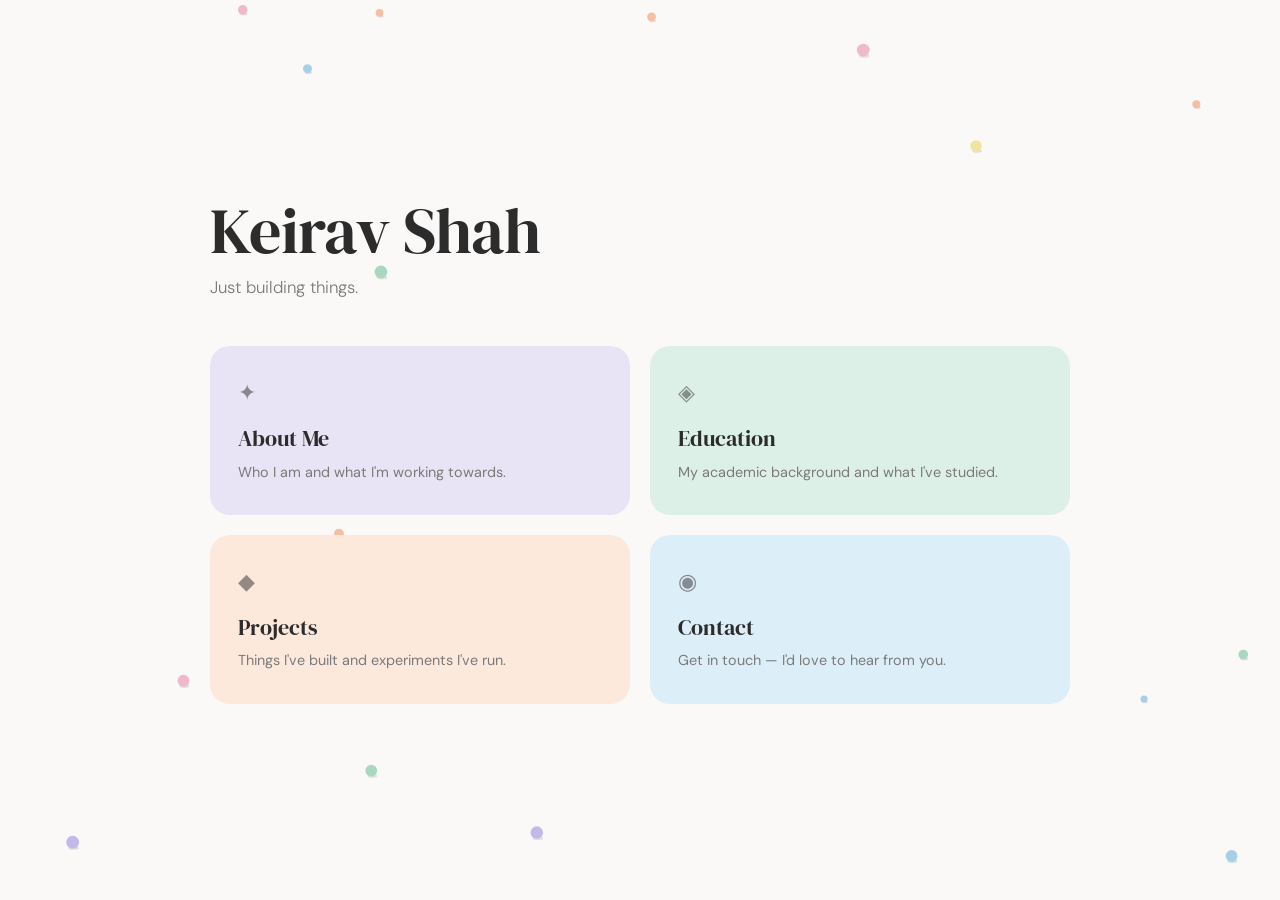
<file: index.html>
<!DOCTYPE html>
<html lang="en">
<head>
  <meta charset="UTF-8" />
  <meta name="viewport" content="width=device-width, initial-scale=1.0" />
  <title>Keirav Shah</title>
  <link rel="preconnect" href="https://fonts.googleapis.com" />
  <link rel="preconnect" href="https://fonts.gstatic.com" crossorigin />
  <link href="https://fonts.googleapis.com/css2?family=DM+Sans:wght@300;400;500&family=DM+Serif+Display&display=swap" rel="stylesheet" />
  <link rel="stylesheet" href="style.css" />
</head>
<body>
  <canvas id="pond"></canvas>

  <main>
    <section class="hero">
      <h1>Keirav Shah</h1>
      <p class="tagline">Just building things.</p>
    </section>

    <nav class="cards">
      <a href="/about" class="card card--lavender">
        <span class="card-icon">✦</span>
        <h2>About Me</h2>
        <p>Who I am and what I'm working towards.</p>
      </a>

      <a href="/education" class="card card--mint">
        <span class="card-icon">◈</span>
        <h2>Education</h2>
        <p>My academic background and what I've studied.</p>
      </a>

      <a href="/projects" class="card card--peach">
        <span class="card-icon">◆</span>
        <h2>Projects</h2>
        <p>Things I've built and experiments I've run.</p>
      </a>

      <a href="/contact" class="card card--sky">
        <span class="card-icon">◉</span>
        <h2>Contact</h2>
        <p>Get in touch — I'd love to hear from you.</p>
      </a>
    </nav>
  </main>

  <script src="pond.js"></script>
  <script>
    (function () {
      let navigating = false;

      // Back/forward-cache restores the page as it was mid-exit: covered by the
      // expanded card overlay, with `navigating` stuck true. Clean up on restore.
      window.addEventListener('pageshow', e => {
        if (!e.persisted) return;
        navigating = false;
        document.querySelectorAll('.card-exit-overlay').forEach(el => el.remove());
      });

      document.querySelectorAll('.card').forEach(card => {
        card.addEventListener('click', e => {
          e.preventDefault();
          if (navigating) return;
          navigating = true;

          const href = card.getAttribute('href');
          const rect = card.getBoundingClientRect();
          const bg = getComputedStyle(card).backgroundColor;

          const overlay = document.createElement('div');
          overlay.className = 'card-exit-overlay';
          Object.assign(overlay.style, {
            position: 'fixed',
            top: rect.top + 'px',
            left: rect.left + 'px',
            width: rect.width + 'px',
            height: rect.height + 'px',
            borderRadius: '1.25rem',
            backgroundColor: bg,
            zIndex: '100',
            pointerEvents: 'none',
            transition: [
              'top 0.45s cubic-bezier(0.4,0,0.2,1)',
              'left 0.45s cubic-bezier(0.4,0,0.2,1)',
              'width 0.45s cubic-bezier(0.4,0,0.2,1)',
              'height 0.45s cubic-bezier(0.4,0,0.2,1)',
              'border-radius 0.45s cubic-bezier(0.4,0,0.2,1)',
            ].join(', '),
          });
          document.body.appendChild(overlay);

          // Double rAF ensures the initial position paints before the transition fires
          requestAnimationFrame(() => {
            requestAnimationFrame(() => {
              Object.assign(overlay.style, {
                top: '0', left: '0',
                width: '100vw', height: '100vh',
                borderRadius: '0',
              });
            });
          });

          setTimeout(() => { window.location.href = href; }, 460);
        });
      });
    })();
  </script>
</body>
</html>
</file>
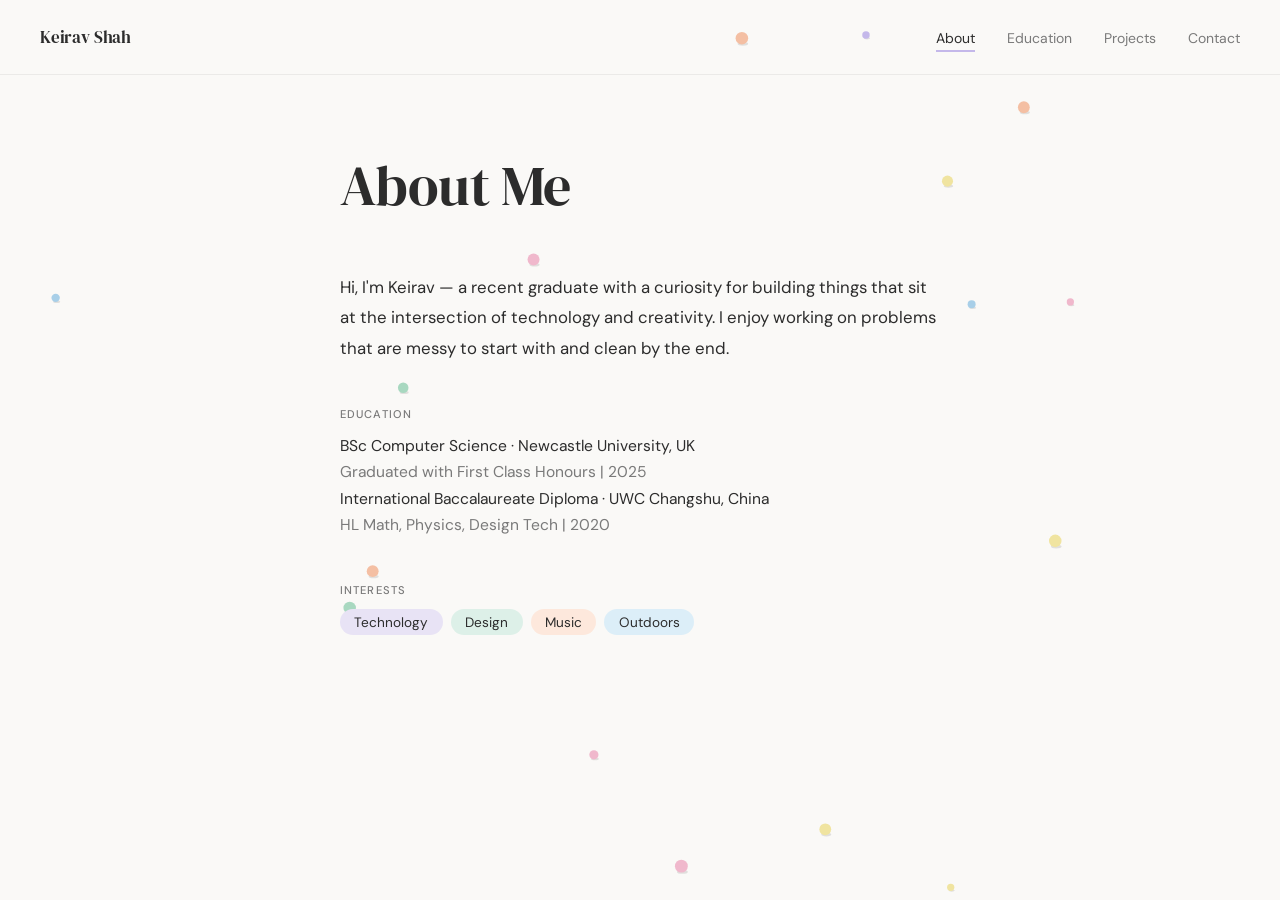
<file: about.html>
<!DOCTYPE html>
<html lang="en">
<head>
  <meta charset="UTF-8" />
  <meta name="viewport" content="width=device-width, initial-scale=1.0" />
  <title>About — Keirav Shah</title>
  <link rel="preconnect" href="https://fonts.googleapis.com" />
  <link rel="preconnect" href="https://fonts.gstatic.com" crossorigin />
  <link href="https://fonts.googleapis.com/css2?family=DM+Sans:wght@300;400;500&family=DM+Serif+Display&display=swap" rel="stylesheet" />
  <link rel="stylesheet" href="style.css" />
</head>
<body class="subpage" style="background-color:#e8e3f5">
  <canvas id="pond"></canvas>

  <div class="page-wrapper">
    <nav class="page-nav">
      <a href="/index" class="site-name">Keirav Shah</a>
      <ul class="page-nav-links">
        <li><a href="/about"     class="nav-link nav-link--active nav--lavender">About</a></li>
        <li><a href="/education" class="nav-link nav--mint">Education</a></li>
        <li><a href="/projects"  class="nav-link nav--peach">Projects</a></li>
        <li><a href="/contact"   class="nav-link nav--sky">Contact</a></li>
      </ul>
    </nav>

    <div class="page-content">
      <h1 class="page-title">About Me</h1>

      <section class="about-section">
        <p class="about-bio">
          Hi, I'm Keirav — a recent graduate with a curiosity for building things
          that sit at the intersection of technology and creativity. I enjoy working
          on problems that are messy to start with and clean by the end.
        </p>
      </section>

      <section class="about-section">
        <h2 class="section-label">Education</h2>
        <p class="about-meta">
          BSc Computer Science · Newcastle University, UK<br/>
          <span class="text-muted">Graduated with First Class Honours | 2025</span>
        </p>
        <p class="about-meta">
          International Baccalaureate Diploma · UWC Changshu, China<br/>
          <span class="text-muted">HL Math, Physics, Design Tech | 2020</span>
        </p>
      </section>

      <section class="about-section">
        <h2 class="section-label">Interests</h2>
        <div class="interest-tags">
          <!-- Replace these with your own -->
          <span class="tag">Technology</span>
          <span class="tag">Design</span>
          <span class="tag">Music</span>
          <span class="tag">Outdoors</span>
        </div>
      </section>
    </div>
  </div>

  <script src="pond.js"></script>
  <script src="transitions.js"></script>
  <script>SiteTransitions.init('#e8e3f5');</script>
</body>
</html>
</file>
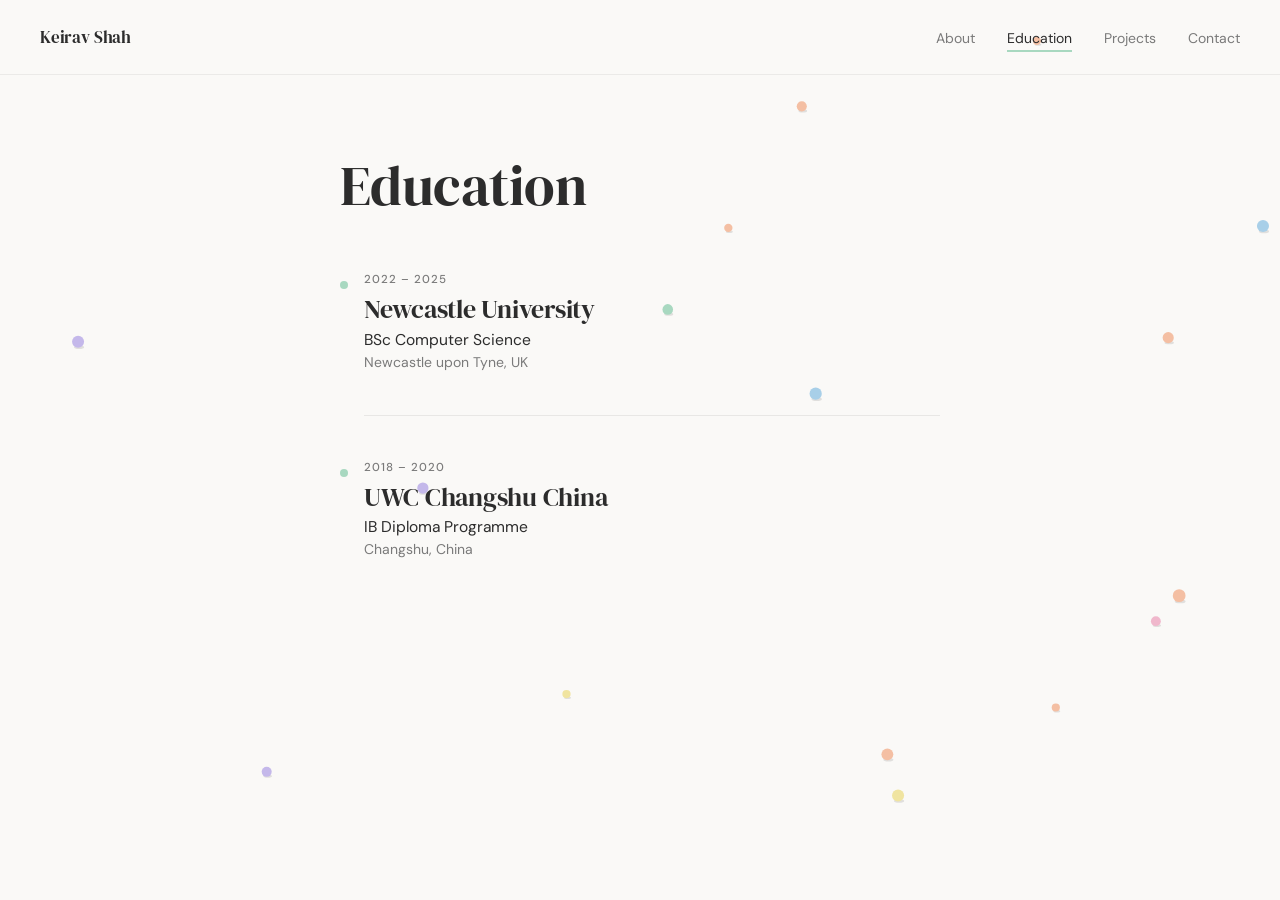
<file: education.html>
<!DOCTYPE html>
<html lang="en">
<head>
  <meta charset="UTF-8" />
  <meta name="viewport" content="width=device-width, initial-scale=1.0" />
  <title>Education — Keirav Shah</title>
  <link rel="preconnect" href="https://fonts.googleapis.com" />
  <link rel="preconnect" href="https://fonts.gstatic.com" crossorigin />
  <link href="https://fonts.googleapis.com/css2?family=DM+Sans:wght@300;400;500&family=DM+Serif+Display&display=swap" rel="stylesheet" />
  <link rel="stylesheet" href="style.css" />
</head>
<body class="subpage" style="background-color:#ddf0e8">
  <canvas id="pond"></canvas>

  <div class="page-wrapper">
    <nav class="page-nav">
      <a href="/index" class="site-name">Keirav Shah</a>
      <ul class="page-nav-links">
        <li><a href="/about"     class="nav-link nav--lavender">About</a></li>
        <li><a href="/education" class="nav-link nav-link--active nav--mint">Education</a></li>
        <li><a href="/projects"  class="nav-link nav--peach">Projects</a></li>
        <li><a href="/contact"   class="nav-link nav--sky">Contact</a></li>
      </ul>
    </nav>

    <div class="page-content">
      <h1 class="page-title">Education</h1>

      <div class="edu-list">

        <div class="edu-entry">
          <span class="edu-year">2022 – 2025</span>
          <h2 class="edu-institution">Newcastle University</h2>
          <p class="edu-programme">BSc Computer Science</p>
          <p class="edu-location">Newcastle upon Tyne, UK</p>
        </div>

        <div class="edu-rule"></div>

        <div class="edu-entry">
          <span class="edu-year">2018 – 2020</span>
          <h2 class="edu-institution">UWC Changshu China</h2>
          <p class="edu-programme">IB Diploma Programme</p>
          <p class="edu-location">Changshu, China</p>
        </div>

      </div>
    </div>
  </div>

  <script src="pond.js"></script>
  <script src="transitions.js"></script>
  <script>SiteTransitions.init('#ddf0e8');</script>
</body>
</html>
</file>
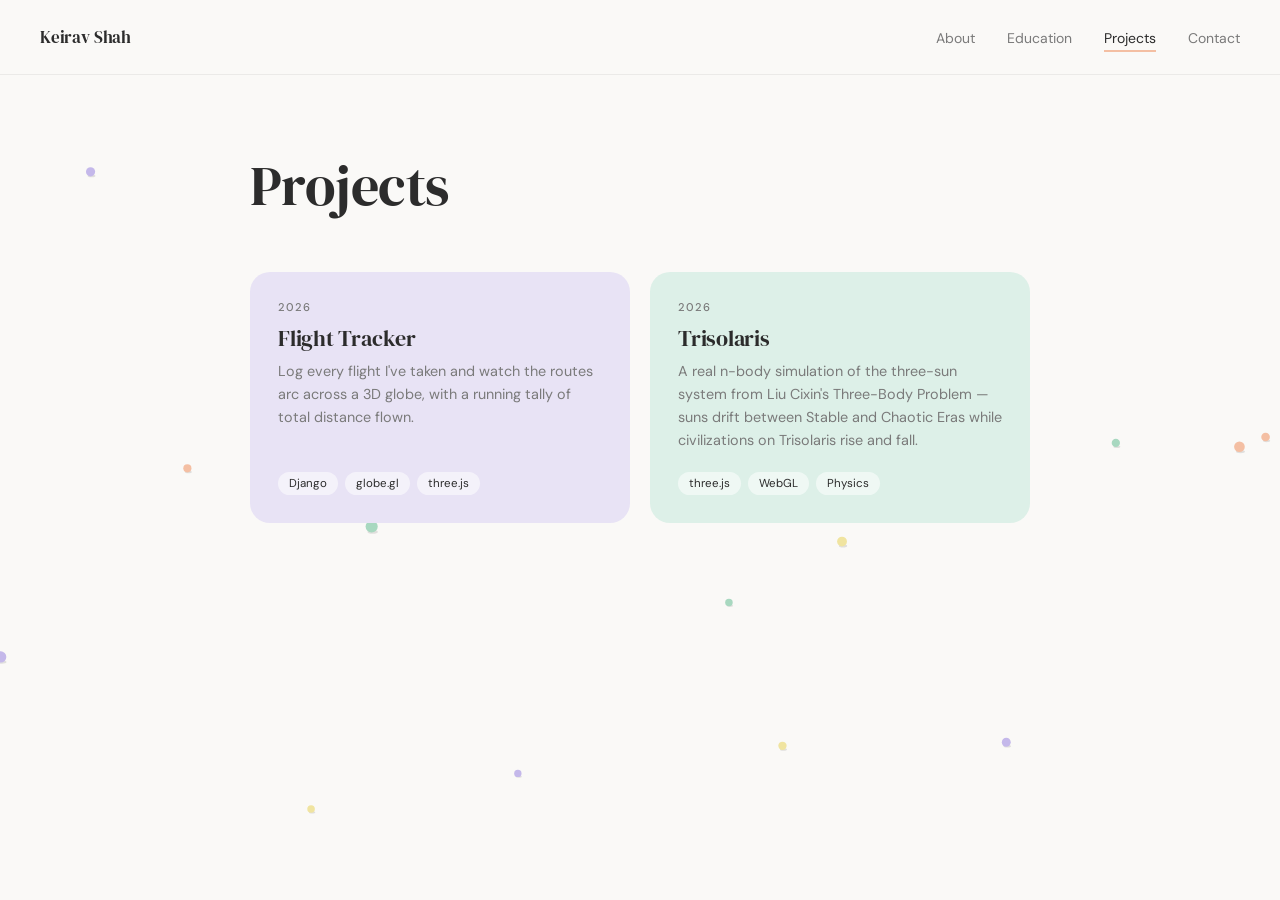
<file: projects.html>
<!DOCTYPE html>
<html lang="en">
<head>
  <meta charset="UTF-8" />
  <meta name="viewport" content="width=device-width, initial-scale=1.0" />
  <title>Projects — Keirav Shah</title>
  <link rel="preconnect" href="https://fonts.googleapis.com" />
  <link rel="preconnect" href="https://fonts.gstatic.com" crossorigin />
  <link href="https://fonts.googleapis.com/css2?family=DM+Sans:wght@300;400;500&family=DM+Serif+Display&display=swap" rel="stylesheet" />
  <link rel="stylesheet" href="style.css" />
</head>
<body class="subpage" style="background-color:#fde8dc">
  <canvas id="pond"></canvas>

  <div class="page-wrapper">
    <nav class="page-nav">
      <a href="/index" class="site-name">Keirav Shah</a>
      <ul class="page-nav-links">
        <li><a href="/about"     class="nav-link nav--lavender">About</a></li>
        <li><a href="/education" class="nav-link nav--mint">Education</a></li>
        <li><a href="/projects"  class="nav-link nav-link--active nav--peach">Projects</a></li>
        <li><a href="/contact"   class="nav-link nav--sky">Contact</a></li>
      </ul>
    </nav>

    <div class="page-content page-content--wide">
      <h1 class="page-title">Projects</h1>

      <div class="project-grid">

        <a href="/flights" class="project-tile" style="text-decoration:none;color:inherit">
          <span class="project-year">2026</span>
          <h2 class="project-title">Flight Tracker</h2>
          <p class="project-desc">
            Log every flight I've taken and watch the routes arc across a 3D
            globe, with a running tally of total distance flown.
          </p>
          <div class="project-tags">
            <span class="project-tag">Django</span>
            <span class="project-tag">globe.gl</span>
            <span class="project-tag">three.js</span>
          </div>
        </a>

        <a href="/trisolaris" class="project-tile" style="text-decoration:none;color:inherit">
          <span class="project-year">2026</span>
          <h2 class="project-title">Trisolaris</h2>
          <p class="project-desc">
            A real n-body simulation of the three-sun system from Liu Cixin's
            Three-Body Problem — suns drift between Stable and Chaotic Eras
            while civilizations on Trisolaris rise and fall.
          </p>
          <div class="project-tags">
            <span class="project-tag">three.js</span>
            <span class="project-tag">WebGL</span>
            <span class="project-tag">Physics</span>
          </div>
        </a>

      </div>
    </div>
  </div>

  <script src="pond.js"></script>
  <script src="transitions.js"></script>
  <script>SiteTransitions.init('#fde8dc');</script>
</body>
</html>
</file>
<file: style.css>
*, *::before, *::after {
  box-sizing: border-box;
  margin: 0;
  padding: 0;
}

:root {
  --bg: #faf9f7;
  --text: #2c2c2c;
  --text-muted: #7a7a7a;
  --lavender: #e8e3f5;
  --lavender-accent: #c4b8ea;
  --mint: #ddf0e8;
  --mint-accent: #a8d8c0;
  --peach: #fde8dc;
  --peach-accent: #f4bfa3;
  --sky: #dceef8;
  --sky-accent: #a8cfe8;
}

#pond {
  position: fixed;
  inset: 0;
  width: 100%;
  height: 100%;
  z-index: 0;
}

body {
  font-family: 'DM Sans', sans-serif;
  background-color: var(--bg);
  color: var(--text);
  min-height: 100vh;
  display: flex;
  align-items: center;
  justify-content: center;
  padding: 2rem;
}

main {
  position: relative;
  z-index: 1;
  width: 100%;
  max-width: 860px;
  animation: fadeInUp 0.4s ease 0.1s both;
}

/* Hero */
.hero {
  margin-bottom: 3rem;
}

.hero h1 {
  font-family: 'DM Serif Display', serif;
  font-size: clamp(2.5rem, 6vw, 4rem);
  font-weight: 400;
  letter-spacing: -0.01em;
  line-height: 1.1;
  margin-bottom: 0.6rem;
}

.tagline {
  font-size: 1.05rem;
  color: var(--text-muted);
  font-weight: 300;
}

/* Cards */
.cards {
  display: grid;
  grid-template-columns: repeat(2, 1fr);
  gap: 1.25rem;
}

.card {
  display: block;
  padding: 2rem 1.75rem;
  border-radius: 1.25rem;
  text-decoration: none;
  color: var(--text);
  transition: transform 0.18s ease, box-shadow 0.18s ease;
  position: relative;
  overflow: hidden;
}

.card:hover {
  transform: translateY(-4px);
  box-shadow: 0 12px 32px rgba(0, 0, 0, 0.08);
}

.card--lavender { background-color: var(--lavender); }
.card--mint     { background-color: var(--mint); }
.card--peach    { background-color: var(--peach); }
.card--sky      { background-color: var(--sky); }

.card-icon {
  display: block;
  font-size: 1.4rem;
  margin-bottom: 1rem;
  opacity: 0.5;
}

.card h2 {
  font-family: 'DM Serif Display', serif;
  font-size: 1.4rem;
  font-weight: 400;
  margin-bottom: 0.4rem;
}

.card p {
  font-size: 0.9rem;
  color: var(--text-muted);
  line-height: 1.55;
}

/* Responsive */
@media (max-width: 560px) {
  .cards {
    grid-template-columns: 1fr;
  }

  .hero {
    margin-bottom: 2rem;
  }
}

/* ── Sub-pages ───────────────────────────────────────────────────────────── */

body.subpage {
  display: block;
  padding: 0;
}

.page-wrapper {
  position: relative;
  z-index: 1;
  min-height: 100vh;
}

/* Nav */
.page-nav {
  display: flex;
  align-items: center;
  justify-content: space-between;
  padding: 1.6rem 2.5rem;
  border-bottom: 1px solid rgba(0, 0, 0, 0.06);
}

.site-name {
  font-family: 'DM Serif Display', serif;
  font-size: 1.05rem;
  letter-spacing: -0.01em;
  color: var(--text);
  text-decoration: none;
}

.page-nav-links {
  display: flex;
  list-style: none;
  gap: 2rem;
}

.nav-link {
  font-size: 0.875rem;
  color: var(--text-muted);
  text-decoration: none;
  padding-bottom: 3px;
  border-bottom: 2px solid transparent;
  transition: color 0.15s, border-color 0.15s;
}

.nav-link:hover { color: var(--text); }

.nav-link--active.nav--lavender { color: var(--text); border-bottom-color: var(--lavender-accent); }
.nav-link--active.nav--mint     { color: var(--text); border-bottom-color: var(--mint-accent); }
.nav-link--active.nav--peach    { color: var(--text); border-bottom-color: var(--peach-accent); }
.nav-link--active.nav--sky      { color: var(--text); border-bottom-color: var(--sky-accent); }

/* Page content */
.page-content {
  max-width: 680px;
  margin: 4.5rem auto 6rem;
  padding: 0 2.5rem;
  animation: fadeInUp 0.4s ease 0.05s both;
}

.page-title {
  font-family: 'DM Serif Display', serif;
  font-size: clamp(2.2rem, 5vw, 3.5rem);
  font-weight: 400;
  letter-spacing: -0.01em;
  margin-bottom: 3rem;
}

.about-section {
  margin-bottom: 2.75rem;
}

.section-label {
  font-size: 0.7rem;
  font-weight: 500;
  letter-spacing: 0.1em;
  text-transform: uppercase;
  color: var(--text-muted);
  margin-bottom: 0.75rem;
}

.about-bio {
  font-size: 1.05rem;
  line-height: 1.8;
}

.about-meta {
  font-size: 0.975rem;
  line-height: 1.7;
}

.text-muted { color: var(--text-muted); }

.interest-tags {
  display: flex;
  flex-wrap: wrap;
  gap: 0.5rem;
}

.tag {
  padding: 0.3rem 0.9rem;
  border-radius: 999px;
  font-size: 0.85rem;
}

.tag:nth-child(4n+1) { background: var(--lavender); }
.tag:nth-child(4n+2) { background: var(--mint); }
.tag:nth-child(4n+3) { background: var(--peach); }
.tag:nth-child(4n+4) { background: var(--sky); }

@keyframes fadeInUp {
  from { opacity: 0; transform: translateY(14px); }
  to   { opacity: 1; transform: translateY(0); }
}

/* ── Education ───────────────────────────────────────────────────────────── */

.edu-list {
  display: flex;
  flex-direction: column;
}

.edu-entry {
  position: relative;
  padding-left: 1.5rem;
}

.edu-entry::before {
  content: '';
  position: absolute;
  left: 0;
  top: 0.55rem;
  width: 8px;
  height: 8px;
  border-radius: 50%;
  background: var(--mint-accent);
}

.edu-year {
  display: block;
  font-size: 0.72rem;
  font-weight: 500;
  letter-spacing: 0.09em;
  text-transform: uppercase;
  color: var(--text-muted);
  margin-bottom: 0.45rem;
}

.edu-institution {
  font-family: 'DM Serif Display', serif;
  font-size: 1.65rem;
  font-weight: 400;
  letter-spacing: -0.01em;
  line-height: 1.15;
  margin-bottom: 0.3rem;
}

.edu-programme {
  font-size: 0.975rem;
  color: var(--text);
  margin-bottom: 0.2rem;
}

.edu-location {
  font-size: 0.875rem;
  color: var(--text-muted);
}

.edu-rule {
  height: 1px;
  background: rgba(0, 0, 0, 0.07);
  margin: 2.75rem 0 2.75rem 1.5rem;
}

/* ── Projects ────────────────────────────────────────────────────────────── */

.page-content--wide {
  max-width: 860px;
}

.project-grid {
  display: grid;
  grid-template-columns: repeat(2, 1fr);
  gap: 1.25rem;
}

.project-tile {
  display: flex;
  flex-direction: column;
  padding: 1.75rem;
  border-radius: 1.25rem;
  transition: transform 0.18s ease, box-shadow 0.18s ease;
}

.project-tile:hover {
  transform: translateY(-4px);
  box-shadow: 0 12px 32px rgba(0, 0, 0, 0.08);
}

.project-tile:nth-child(4n+1) { background: var(--lavender); }
.project-tile:nth-child(4n+2) { background: var(--mint); }
.project-tile:nth-child(4n+3) { background: var(--peach); }
.project-tile:nth-child(4n+4) { background: var(--sky); }

.project-year {
  font-size: 0.7rem;
  font-weight: 500;
  letter-spacing: 0.1em;
  text-transform: uppercase;
  color: var(--text-muted);
  margin-bottom: 0.75rem;
}

.project-title {
  font-family: 'DM Serif Display', serif;
  font-size: 1.4rem;
  font-weight: 400;
  letter-spacing: -0.01em;
  line-height: 1.15;
  margin-bottom: 0.5rem;
}

.project-desc {
  font-size: 0.9rem;
  color: var(--text-muted);
  line-height: 1.6;
  margin-bottom: 1.25rem;
}

.project-tags {
  display: flex;
  flex-wrap: wrap;
  gap: 0.4rem;
  margin-top: auto;
}

.project-tag {
  padding: 0.25rem 0.7rem;
  border-radius: 999px;
  font-size: 0.72rem;
  background: rgba(255, 255, 255, 0.55);
  color: var(--text);
}

/* ── Contact ─────────────────────────────────────────────────────────────── */

.contact-list {
  list-style: none;
  display: flex;
  flex-direction: column;
}

.contact-item {
  display: flex;
  flex-direction: column;
  gap: 0.3rem;
  padding: 1.75rem 0;
  border-bottom: 1px solid rgba(0, 0, 0, 0.07);
}

.contact-item:first-child {
  border-top: 1px solid rgba(0, 0, 0, 0.07);
}

.contact-label {
  font-size: 0.72rem;
  font-weight: 500;
  letter-spacing: 0.09em;
  text-transform: uppercase;
  color: var(--text-muted);
}

.contact-link {
  font-family: 'DM Serif Display', serif;
  font-size: clamp(1.2rem, 3vw, 1.6rem);
  font-weight: 400;
  color: var(--text);
  text-decoration: none;
  transition: opacity 0.15s;
}

.contact-link:hover {
  opacity: 0.55;
}

/* ── Responsive ──────────────────────────────────────────────────────────── */

@media (max-width: 560px) {
  .page-nav { padding: 1.2rem 1.25rem; }
  .page-nav-links { gap: 1.25rem; }
  .page-content { margin-top: 2.5rem; padding: 0 1.25rem; }
  .project-grid { grid-template-columns: 1fr; }
}

/* ── Flights (full-page globe) ───────────────────────────────────────────── */

body.flights-full {
  background: radial-gradient(circle at 50% 35%, #141826 0%, #05060a 75%);
  color: #f5f5f7;
  height: 100vh;
  overflow: hidden;             /* globe fills the screen; the panel scrolls */
}

.flights-full #globe {
  position: fixed;
  inset: 0;
  width: 100vw;
  height: 100vh;
  z-index: 0;
}

/* Overlaid, transparent nav with light text */
.page-nav--overlay {
  position: fixed;
  top: 0;
  left: 0;
  right: 0;
  z-index: 5;
  border-bottom: none;
  background: linear-gradient(rgba(5, 6, 10, 0.55), rgba(5, 6, 10, 0));
}

.page-nav--overlay .site-name { color: #f5f5f7; }
.page-nav--overlay .nav-link { color: rgba(245, 245, 247, 0.65); }
.page-nav--overlay .nav-link:hover { color: #fff; }

.globe-loading {
  position: fixed;
  inset: 0;
  display: flex;
  align-items: center;
  justify-content: center;
  color: rgba(245, 245, 247, 0.55);
  font-size: 0.9rem;
  z-index: 1;
}

/* Frosted-glass info panel */
.globe-panel {
  position: fixed;
  z-index: 4;
  top: 5.5rem;
  left: 1.5rem;
  bottom: 1.5rem;
  width: 360px;
  display: flex;
  flex-direction: column;
  padding: 1.75rem;
  border-radius: 1.25rem;
  background: rgba(12, 14, 20, 0.55);
  border: 1px solid rgba(255, 255, 255, 0.08);
  backdrop-filter: blur(16px);
  -webkit-backdrop-filter: blur(16px);
  box-shadow: 0 18px 48px rgba(0, 0, 0, 0.35);
  overflow-y: auto;
  animation: fadeInUp 0.5s ease 0.1s both;
  /* slim, brand-tinted scrollbar (Firefox) */
  scrollbar-width: thin;
  scrollbar-color: rgba(196, 184, 234, 0.35) transparent;
}

/* slim, brand-tinted scrollbar (WebKit/Chromium) */
.globe-panel::-webkit-scrollbar {
  width: 6px;
}

.globe-panel::-webkit-scrollbar-track {
  background: transparent;
}

.globe-panel::-webkit-scrollbar-thumb {
  background: rgba(196, 184, 234, 0.3);
  border-radius: 999px;
}

.globe-panel::-webkit-scrollbar-thumb:hover {
  background: rgba(196, 184, 234, 0.55);
}

.globe-panel-head { margin-bottom: 1.5rem; }

.globe-panel-head .big {
  font-family: 'DM Serif Display', serif;
  font-size: 2.6rem;
  line-height: 1;
}

.globe-panel-head .big-label {
  font-size: 0.72rem;
  font-weight: 500;
  letter-spacing: 0.1em;
  text-transform: uppercase;
  color: rgba(245, 245, 247, 0.55);
  margin-top: 0.4rem;
}

.flight-stats {
  display: grid;
  grid-template-columns: repeat(2, 1fr);
  gap: 0.6rem;
  margin-bottom: 2rem;
}

.stat {
  padding: 0.9rem 1rem;
  border-radius: 0.9rem;
}

.stat:nth-child(4n+1) { background: var(--lavender); }
.stat:nth-child(4n+2) { background: var(--mint); }
.stat:nth-child(4n+3) { background: var(--peach); }
.stat:nth-child(4n+4) { background: var(--sky); }

.stat-num {
  font-family: 'DM Serif Display', serif;
  font-size: 1.45rem;
  line-height: 1;
  color: var(--text);
  margin-bottom: 0.35rem;
}

.stat-label {
  font-size: 0.66rem;
  font-weight: 500;
  letter-spacing: 0.08em;
  text-transform: uppercase;
  color: var(--text-muted);
}

.flights-full .section-label {
  color: rgba(245, 245, 247, 0.5);
  margin-bottom: 0.5rem;
}

/* Routes list (sidebar default view) */
.route-list {
  list-style: none;
  display: flex;
  flex-direction: column;
}

.route-item {
  display: grid;
  grid-template-columns: 1fr auto;
  gap: 0.5rem 1rem;
  align-items: center;
  padding: 0.8rem 0.6rem;
  border-bottom: 1px solid rgba(255, 255, 255, 0.1);
  border-radius: 0.6rem;
  cursor: pointer;
  transition: background 0.18s ease;
}

.route-item:first-child { border-top: 1px solid rgba(255, 255, 255, 0.1); }
.route-item:hover { background: rgba(196, 184, 234, 0.12); }

.route-pair {
  font-family: 'DM Serif Display', serif;
  font-size: 1rem;
  color: #f5f5f7;
}

.route-pair span {
  display: block;
  font-family: 'DM Sans', sans-serif;
  font-size: 0.78rem;
  color: rgba(245, 245, 247, 0.5);
  margin-top: 0.1rem;
}

.route-meta {
  display: flex;
  flex-direction: column;
  align-items: flex-end;
  gap: 0.2rem;
  white-space: nowrap;
}

.route-times {
  font-size: 0.78rem;
  font-weight: 500;
  color: #c4b8ea;
}

.route-dist {
  font-size: 0.78rem;
  color: rgba(245, 245, 247, 0.6);
}

/* Route detail (sidebar, after selecting a route) */
.route-back {
  appearance: none;
  background: none;
  border: none;
  color: rgba(245, 245, 247, 0.7);
  font-family: 'DM Sans', sans-serif;
  font-size: 0.8rem;
  letter-spacing: 0.04em;
  padding: 0.2rem 0;
  cursor: pointer;
  transition: color 0.18s ease;
}

.route-back:hover { color: #f5f5f7; }

.route-detail-head { margin: 0.8rem 0 1rem; }

.route-detail-title {
  font-family: 'DM Serif Display', serif;
  font-size: 1.6rem;
  color: #f5f5f7;
}

.route-detail-sub {
  font-size: 0.78rem;
  line-height: 1.4;
  color: rgba(245, 245, 247, 0.55);
  margin-top: 0.3rem;
}

.flight-cards {
  list-style: none;
  display: flex;
  flex-direction: column;
  gap: 0.7rem;
}

.flight-card {
  padding: 0.9rem 1rem;
  border-radius: 0.9rem;
  background: rgba(255, 255, 255, 0.05);
  border: 1px solid rgba(255, 255, 255, 0.08);
}

.fcard-top {
  display: flex;
  justify-content: space-between;
  align-items: baseline;
  gap: 1rem;
}

.fcard-route {
  font-family: 'DM Serif Display', serif;
  font-size: 1rem;
  color: #f5f5f7;
}

.fcard-dist {
  font-size: 0.78rem;
  color: rgba(245, 245, 247, 0.6);
  white-space: nowrap;
}

.fcard-date {
  font-size: 0.72rem;
  letter-spacing: 0.04em;
  color: rgba(245, 245, 247, 0.5);
  margin-top: 0.25rem;
}

.fcard-meta {
  font-size: 0.78rem;
  color: rgba(245, 245, 247, 0.6);
  margin-top: 0.4rem;
}

/* Drag handle — only shown on the mobile bottom sheet */
.sheet-handle { display: none; }

/* On narrow screens the panel becomes a draggable bottom sheet */
@media (max-width: 700px) {
  .globe-panel {
    top: auto;
    left: 0;
    right: 0;
    bottom: 0;
    width: auto;
    /* Cap the open height so the grab handle always clears the overlay navbar
       (the sheet is anchored to the bottom, so a smaller height = lower top). */
    max-height: 80vh;
    max-height: calc(100dvh - 7rem);
    padding-top: 0.75rem;
    border-radius: 1.25rem 1.25rem 0 0;
    /* The fadeInUp intro animates transform and, with fill-mode `both`, would
       pin it to translateY(0) — overriding the sheet slide below and leaving the
       sheet stuck open. Disable it here; the sheet has its own transform. */
    animation: none;
    /* JS sets --sheet-y to slide the sheet down to a snap point */
    transform: translateY(var(--sheet-y, 0px));
    transition: transform 0.32s cubic-bezier(0.22, 1, 0.36, 1);
  }

  /* Only let the content scroll when fully open; otherwise a drag-to-open
     gesture gets swallowed by the scroller instead of moving the sheet. */
  .globe-panel:not([data-sheet="open"]) { overflow-y: hidden; }

  /* while a finger is dragging, follow it 1:1 with no easing */
  .globe-panel.is-dragging { transition: none; }

  /* The handle + the km header form the drag grip; the routes list below still
     scrolls. touch-action:none lets JS own the vertical gesture on the grip. */
  .sheet-handle,
  .globe-panel-head {
    touch-action: none;
    cursor: grab;
  }
  .globe-panel.is-dragging .sheet-handle,
  .globe-panel.is-dragging .globe-panel-head { cursor: grabbing; }

  .sheet-handle {
    display: block;
    flex: none;
    width: 42px;
    height: 5px;
    /* generous tap target around the thin visual bar */
    padding: 10px 0;
    margin: -10px auto 0.4rem;
    background-clip: content-box;
    border-radius: 999px;
    background-color: rgba(245, 245, 247, 0.35);
  }
}

/* ============================================================
   TRISOLARIS — immersive full-page three-body simulation
   ============================================================ */

body.trisolaris-full {
  background: radial-gradient(circle at 50% 40%, #0c0916 0%, #030208 70%);
  color: #f5f5f7;
  height: 100vh;
  overflow: hidden;
}

.trisolaris-full #space {
  position: fixed;
  inset: 0;
  width: 100vw;
  height: 100vh;
  z-index: 0;
}

/* Compact frosted chip — era, civilization counter, event line */
.tri-panel {
  position: fixed;
  z-index: 4;
  left: 1.5rem;
  bottom: 1.5rem;
  max-width: min(420px, calc(100vw - 3rem));
  padding: 1.1rem 1.4rem;
  border-radius: 1.1rem;
  background: rgba(10, 8, 18, 0.55);
  border: 1px solid rgba(255, 255, 255, 0.08);
  backdrop-filter: blur(14px);
  -webkit-backdrop-filter: blur(14px);
  pointer-events: none;          /* purely informational — clicks reach the scene */
}

.tri-era {
  font-family: 'DM Serif Display', serif;
  font-size: 1.8rem;
  line-height: 1.1;
  color: var(--mint);
  transition: color 0.8s ease;
}

.tri-era.is-chaotic { color: var(--peach); }

.tri-civ {
  font-size: 0.72rem;
  font-weight: 500;
  letter-spacing: 0.1em;
  text-transform: uppercase;
  color: rgba(245, 245, 247, 0.55);
  margin-top: 0.35rem;
}

.tri-event {
  font-size: 0.85rem;
  font-weight: 300;
  color: var(--lavender);
  margin-top: 0.6rem;
  min-height: 1.2em;
  opacity: 0;
  transition: opacity 0.9s ease;
}

.tri-event.is-visible { opacity: 1; }

/* Live surface temperature — shivers when icy, wavers when sweltering */
.tri-temp {
  display: flex;
  align-items: baseline;
  gap: 0.4rem;
  margin-top: 0.65rem;
  color: rgba(245, 245, 247, 0.85);
  transition: color 0.8s ease;
}

.tri-temp-num {
  font-family: 'DM Serif Display', serif;
  font-size: 1.45rem;
  line-height: 1;
}

.tri-temp-unit {
  font-size: 0.66rem;
  font-weight: 500;
  letter-spacing: 0.1em;
  text-transform: uppercase;
  color: rgba(245, 245, 247, 0.5);
}

.tri-temp.is-cold { color: #a5d8f3; }
.tri-temp.is-cold .tri-temp-num {
  animation: tri-shiver 0.16s infinite;
  text-shadow: 0 0 14px rgba(140, 200, 240, 0.5);
}
.tri-temp.is-cold .tri-temp-num::before { content: '❄ '; font-size: 0.8em; }

.tri-temp.is-hot { color: #ffa173; }
.tri-temp.is-hot .tri-temp-num {
  animation: tri-swelter 0.55s ease-in-out infinite;
  text-shadow: 0 0 16px rgba(255, 120, 60, 0.6);
}

@keyframes tri-shiver {
  0%   { transform: translate(0, 0); }
  25%  { transform: translate(-1px, 1px); }
  50%  { transform: translate(1px, -1px); }
  75%  { transform: translate(-1px, -1px); }
  100% { transform: translate(0, 0); }
}

@keyframes tri-swelter {
  0%, 100% { transform: translateY(0) skewX(0); }
  30%      { transform: translateY(-1.5px) skewX(3deg); }
  65%      { transform: translateY(1px) skewX(-3deg); }
}

/* Slide-in info card — context + the glossary of civilization endings */
.tri-info {
  position: fixed;
  z-index: 6;
  top: 5.5rem;
  right: 1.5rem;
  width: 350px;
  max-width: calc(100vw - 3rem);
  max-height: calc(100vh - 11rem);
  overflow-y: auto;
  padding: 1.6rem 1.5rem;
  border-radius: 1.1rem;
  background: rgba(10, 8, 18, 0.72);
  border: 1px solid rgba(255, 255, 255, 0.08);
  backdrop-filter: blur(16px);
  -webkit-backdrop-filter: blur(16px);
  transform: translateX(calc(100% + 2rem));
  transition: transform 0.5s cubic-bezier(0.22, 1, 0.36, 1);
}

.tri-info.is-open { transform: none; }

.tri-info::-webkit-scrollbar { width: 6px; }
.tri-info::-webkit-scrollbar-track { background: transparent; }
.tri-info::-webkit-scrollbar-thumb {
  background: rgba(196, 184, 234, 0.3);
  border-radius: 999px;
}

.tri-info h2 {
  font-family: 'DM Serif Display', serif;
  font-size: 1.4rem;
  font-weight: 400;
  margin-bottom: 0.8rem;
  padding-right: 1.5rem;
}

.tri-info p {
  font-size: 0.84rem;
  font-weight: 300;
  line-height: 1.6;
  color: rgba(245, 245, 247, 0.78);
  margin-bottom: 0.85rem;
}

.tri-info strong { font-weight: 500; color: #f5f5f7; }

.tri-info-close {
  position: absolute;
  top: 1rem;
  right: 1.1rem;
  border: none;
  background: none;
  color: rgba(245, 245, 247, 0.6);
  font-size: 1.3rem;
  line-height: 1;
  cursor: pointer;
}

.tri-info-close:hover { color: #fff; }

.tri-endings {
  list-style: none;
  display: flex;
  flex-direction: column;
  gap: 0.6rem;
  margin-bottom: 0.95rem;
}

.tri-endings li {
  font-size: 0.8rem;
  font-weight: 300;
  line-height: 1.5;
  color: rgba(245, 245, 247, 0.7);
}

.tri-ending-tag {
  display: block;
  font-weight: 500;
  font-size: 0.78rem;
}

.tag--fire   { color: #f4bfa3; }
.tag--ice    { color: #a9cdec; }
.tag--syzygy { color: #c4b8ea; }
.tag--reset  { color: #ddf0e8; }

/* Chronicle of fallen civilizations */
.tri-chron-title {
  font-size: 0.68rem;
  font-weight: 500;
  letter-spacing: 0.1em;
  text-transform: uppercase;
  color: rgba(245, 245, 247, 0.5);
  margin: 1.1rem 0 0.55rem;
}

.tri-chronicle {
  list-style: none;
  display: flex;
  flex-direction: column;
  gap: 0.4rem;
  margin-bottom: 0.95rem;
}

.tri-chronicle li {
  display: grid;
  grid-template-columns: 3.4rem 1fr auto;
  gap: 0.6rem;
  align-items: baseline;
  font-size: 0.78rem;
  font-weight: 300;
  color: rgba(245, 245, 247, 0.75);
}

.chron-n { color: rgba(245, 245, 247, 0.45); }

.chron-cause { font-weight: 500; }

.chron-empty {
  font-style: italic;
  color: rgba(245, 245, 247, 0.45);
}

.tri-hint {
  font-size: 0.68rem;
  font-weight: 500;
  letter-spacing: 0.08em;
  text-transform: uppercase;
  color: rgba(245, 245, 247, 0.4);
  border-top: 1px solid rgba(255, 255, 255, 0.08);
  padding-top: 0.9rem;
}

.tri-btn--info {
  width: 1.45rem;
  height: 1.45rem;
  display: grid;
  place-items: center;
  border: 1px solid rgba(245, 245, 247, 0.35);
  border-radius: 999px;
  font-family: 'DM Serif Display', serif;
  font-style: italic;
  font-size: 0.8rem;
  padding: 0;
}

/* Ambient-sound toggle — dim when muted, lavender glow when playing */
.tri-btn--sound { opacity: 0.4; }

.tri-btn--sound.is-on {
  opacity: 1;
  color: #c4b8ea;
  text-shadow: 0 0 9px rgba(196, 184, 234, 0.65);
}

/* Volume slider only exists while sound is on — keeps the pill minimal */
.tri-vol {
  width: 0;
  opacity: 0;
  pointer-events: none;
  margin: 0 0 0 -0.75rem;   /* collapse the flex gap it would otherwise leave */
  accent-color: #c4b8ea;
  cursor: pointer;
  transition: width 0.35s ease, opacity 0.35s ease, margin-left 0.35s ease;
}

.tri-controls.sound-on .tri-vol {
  width: 64px;
  opacity: 1;
  pointer-events: auto;
  margin-left: 0;
}

/* Pause + speed, tucked into the opposite corner */
.tri-controls {
  position: fixed;
  z-index: 4;
  right: 1.5rem;
  bottom: 1.5rem;
  display: flex;
  align-items: center;
  gap: 0.75rem;
  padding: 0.55rem 0.9rem;
  border-radius: 999px;
  background: rgba(10, 8, 18, 0.55);
  border: 1px solid rgba(255, 255, 255, 0.08);
  backdrop-filter: blur(14px);
  -webkit-backdrop-filter: blur(14px);
}

.tri-btn {
  border: none;
  background: none;
  color: rgba(245, 245, 247, 0.75);
  font-size: 0.95rem;
  line-height: 1;
  cursor: pointer;
  padding: 0.15rem;
}

.tri-btn:hover { color: #fff; }

.tri-controls #tri-speed {
  width: 110px;
  accent-color: #c4b8ea;
  cursor: pointer;
}

@media (max-width: 560px) {
  .tri-panel {
    left: 1rem;
    bottom: 4.5rem;               /* clear the controls pill below */
    padding: 0.9rem 1.1rem;
  }
  .tri-era { font-size: 1.45rem; }
  .tri-controls { right: 1rem; bottom: 1rem; }
  .tri-controls #tri-speed { width: 80px; }
  .tri-info {
    top: 4.5rem;
    right: 1rem;
    max-width: calc(100vw - 2rem);
    max-height: calc(100vh - 12rem);
  }
}
</file>
